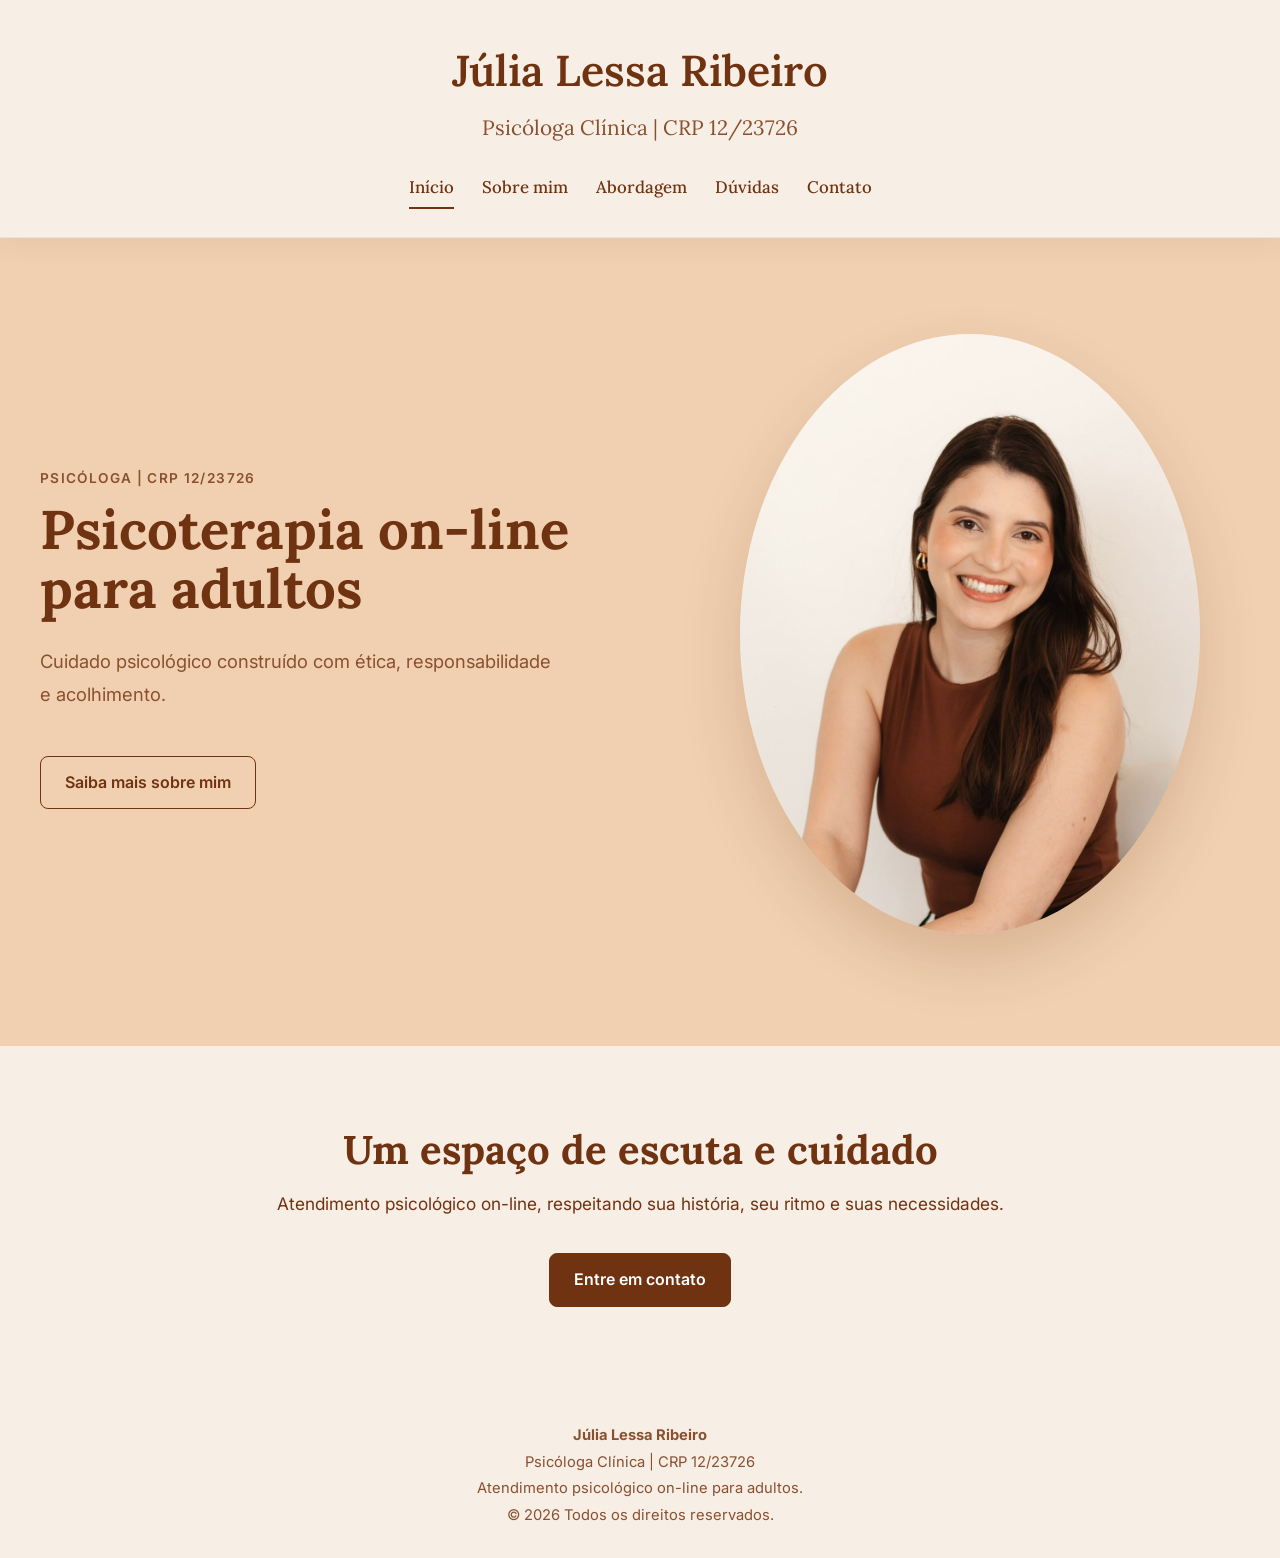
<file: index.html>
<!DOCTYPE html>
<html lang="pt-BR">
<head>
  <meta charset="UTF-8">

  <meta
    name="viewport"
    content="width=device-width, initial-scale=1.0"
  >

  <title>Psicóloga Júlia Lessa Ribeiro | Psicoterapia On-line</title>

  <meta
    name="description"
    content="Psicoterapia on-line para adultos com a psicóloga Júlia Lessa Ribeiro, CRP 12/23726. Atendimento ético, acolhedor e responsável."
  >

  <meta name="author" content="Júlia Lessa Ribeiro">
  <meta name="robots" content="index, follow">
  <meta name="theme-color" content="#f7eee5">

  <meta
    name="google-site-verification"
    content="0hukklWk2qYklghOHtQZVI9mSgjSe2ovI-7qr0GNVT8"
  >
<link rel="canonical" href="https://julialribeiro.com.br/">
  <script type="application/ld+json">
{
  "@context": "https://schema.org",
  "@type": "Person",
  "name": "Júlia Lessa Ribeiro",
  "jobTitle": "Psicóloga",
  "url": "https://julialribeiro.com.br/",
  "image": "https://julialribeiro.com.br/css_imagens/foto1.jpeg",
  "description": "Psicóloga com atendimento de psicoterapia on-line para adultos.",
  "telephone": "+55 48 98802-6468",
  "identifier": {
    "@type": "PropertyValue",
    "propertyID": "CRP",
    "value": "12/23726"
  },
  "sameAs": [
    "https://www.instagram.com/julialribeiro.psi/",
    "https://www.tiktok.com/@julialribeiro.psi"
  ],
  "knowsAbout": [
    "Psicologia",
    "Psicoterapia",
    "Psicoterapia on-line",
    "Saúde Mental",
    "Terapia Cognitivo-Comportamental"
  ]
}
</script>

  <!-- Informações para compartilhamento -->
  <meta property="og:type" content="website">
  <meta property="og:locale" content="pt_BR">

  <meta
    property="og:site_name"
    content="Psicóloga Júlia Lessa Ribeiro"
  >

  <meta
    property="og:title"
    content="Psicóloga Júlia Lessa Ribeiro | Psicoterapia On-line"
  >

  <meta
    property="og:description"
    content="Psicoterapia on-line para adultos, com acolhimento, ética e responsabilidade."
  >

  <meta
    property="og:image"
    content="css_imagens/foto1.jpeg"
  >

  <meta
    property="og:image:alt"
    content="Psicóloga Júlia Lessa Ribeiro"
  >

  <!-- Informações para compartilhamento no X/Twitter -->
  <meta name="twitter:card" content="summary_large_image">

  <meta
    name="twitter:title"
    content="Psicóloga Júlia Lessa Ribeiro | Psicoterapia On-line"
  >

  <meta
    name="twitter:description"
    content="Psicoterapia on-line para adultos, com acolhimento, ética e responsabilidade."
  >

  <meta
    name="twitter:image"
    content="css_imagens/foto1.jpeg"
  >

  <meta
    name="twitter:image:alt"
    content="Psicóloga Júlia Lessa Ribeiro"
  >

  <link
    rel="icon"
    type="image/png"
    href="css_imagens/icone.png"
  >

  <link rel="stylesheet" href="style.css">
  <script src="script.js" defer></script>
</head>

<body>
  <header class="cabecalho">
    <div class="container cabecalho-conteudo">
      <a
        class="marca"
        href="index.html"
        aria-label="Ir para a página inicial"
      >
        <span class="marca-nome">Júlia Lessa Ribeiro</span>

        <span class="marca-descricao">
          Psicóloga Clínica | CRP 12/23726
        </span>
      </a>

      <button
        class="botao-menu"
        type="button"
        aria-label="Abrir menu"
        aria-expanded="false"
        aria-controls="menu-principal"
      >
        <span></span>
        <span></span>
        <span></span>
      </button>

      <nav
        class="navegacao"
        id="menu-principal"
        aria-label="Navegação principal"
      >
        <a
          href="index.html"
          class="ativo"
          aria-current="page"
        >
          Início
        </a>

        <a href="sobre.html">Sobre mim</a>
        <a href="abordagem.html">Abordagem</a>
        <a href="duvidas.html">Dúvidas</a>
        <a href="contato.html">Contato</a>
      </nav>
    </div>
  </header>

  <main>
    <section class="faixa-destaque">
      <div class="container sobre-hero">
        <div class="sobre-texto">
          <p class="etiqueta">
            Psicóloga | CRP 12/23726
          </p>

          <h1>Psicoterapia on-line para adultos</h1>

          <p>
            Cuidado psicológico construído com ética, responsabilidade
            e acolhimento.
          </p>

          <a
            href="sobre.html"
            class="botao botao-secundario"
          >
            Saiba mais sobre mim
          </a>
        </div>

        <figure class="sobre-foto">
          <img
            src="css_imagens/foto1.jpeg"
            alt="Psicóloga Júlia Lessa Ribeiro"
            width="460"
            height="600"
          >
        </figure>
      </div>
    </section>

    <section class="secao chamada-contato">
      <div class="container container-estreito">
        <h2>Um espaço de escuta e cuidado</h2>

        <p>
          Atendimento psicológico on-line, respeitando sua história,
          seu ritmo e suas necessidades.
        </p>

        <a class="botao" href="contato.html">
          Entre em contato
        </a>
      </div>
    </section>
  </main>

  <footer class="rodape">
    <div class="container">
      <p>
        <strong>Júlia Lessa Ribeiro</strong>
      </p>

      <p>Psicóloga Clínica | CRP 12/23726</p>

      <p>
        Atendimento psicológico on-line para adultos.
      </p>

      <p>
        &copy; 2026 Todos os direitos reservados.
      </p>
    </div>
  </footer>
</body>
</html>
</file>
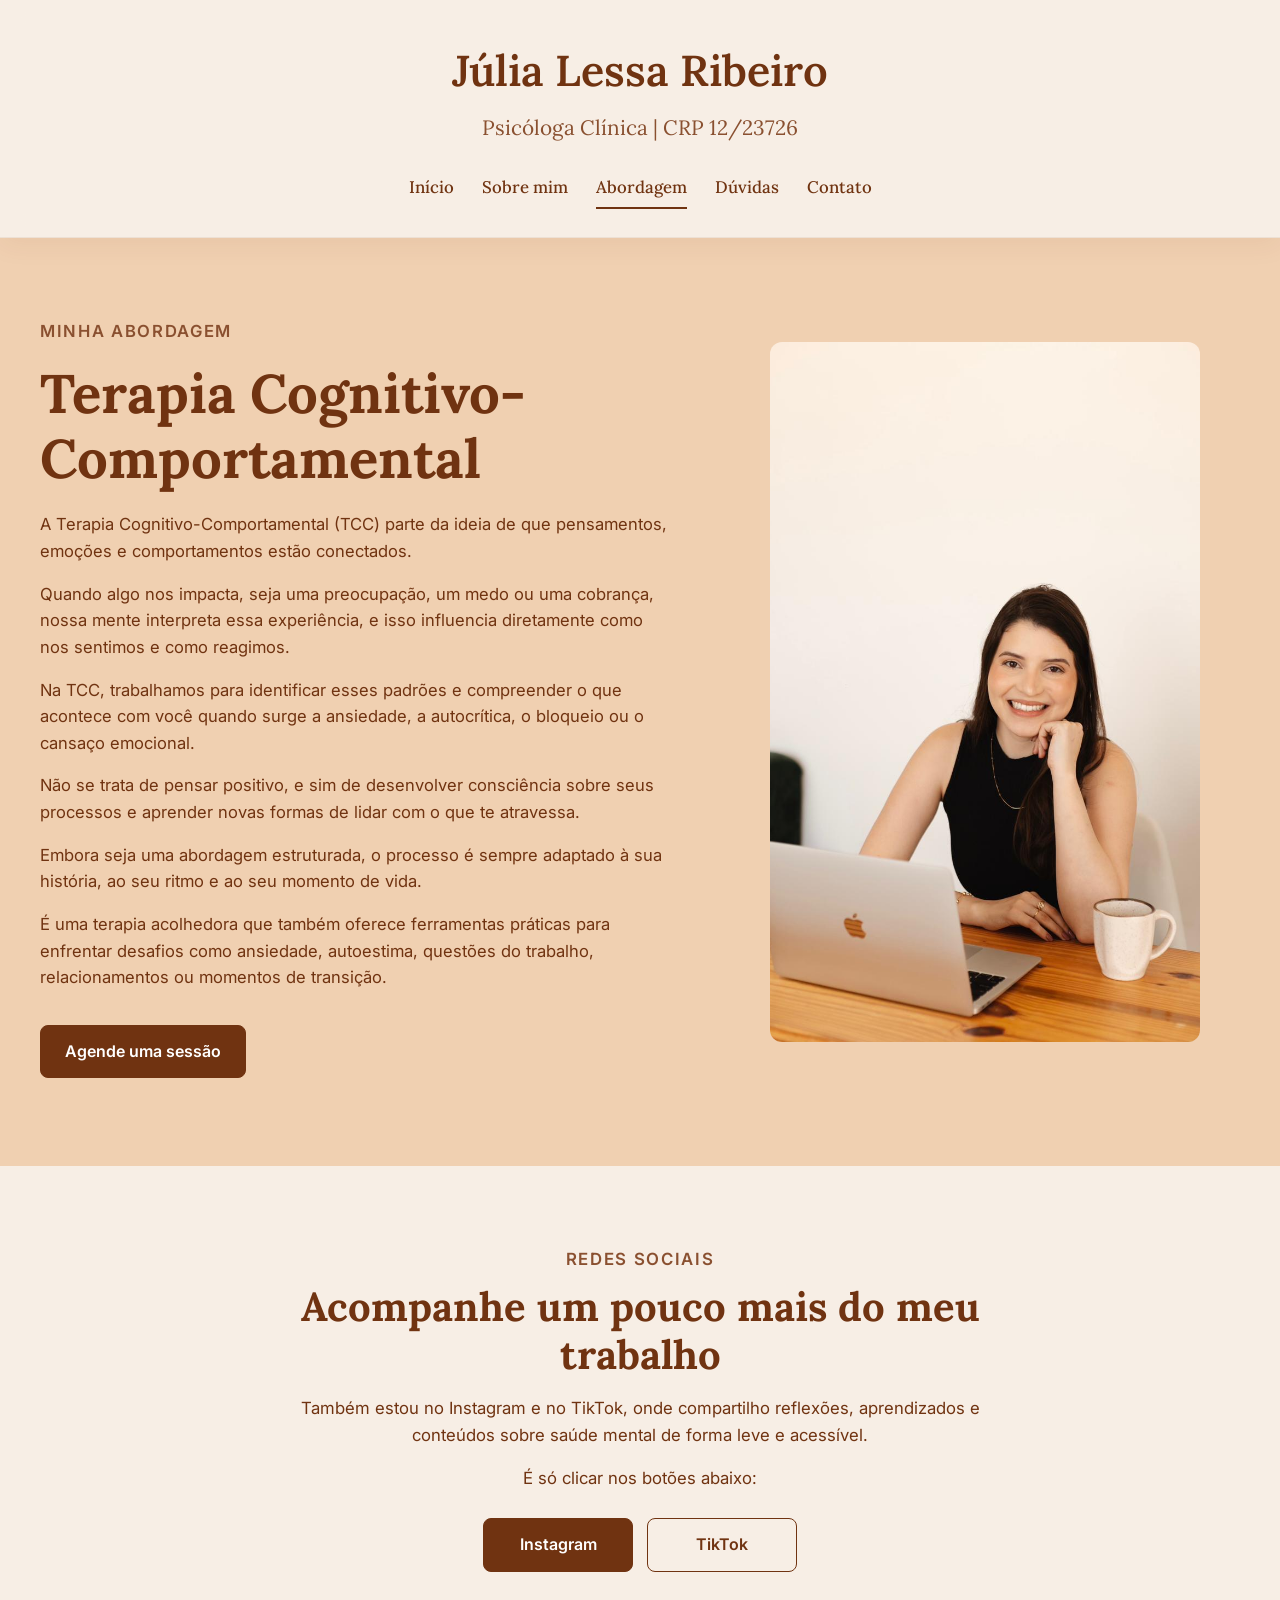
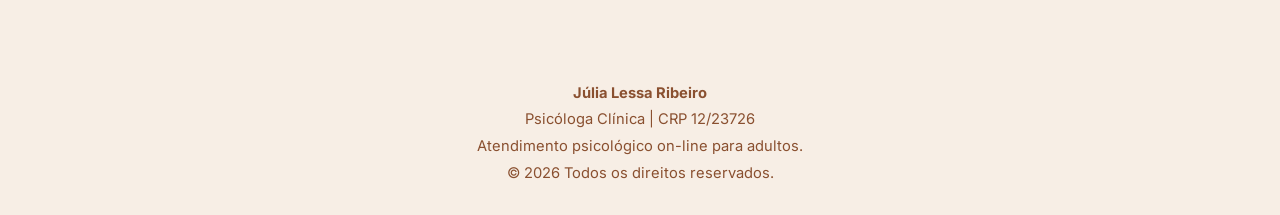
<file: abordagem.html>
<!DOCTYPE html>
<html lang="pt-BR">
<head>
  <meta charset="UTF-8">

  <meta
    name="viewport"
    content="width=device-width, initial-scale=1.0"
  >

  <title>Terapia Cognitivo-Comportamental (TCC) | Psicóloga Júlia Lessa Ribeiro</title>

  <meta
    name="description"
    content="Conheça a Terapia Cognitivo-Comportamental (TCC), abordagem utilizada pela psicóloga Júlia Lessa Ribeiro (CRP 12/23726), com foco no cuidado psicológico, acolhimento e desenvolvimento emocional."
  >

  <meta name="author" content="Júlia Lessa Ribeiro">
  <meta name="robots" content="index, follow">
  <meta name="theme-color" content="#f7eee5">
  <link rel="canonical" href="https://julialribeiro.com.br/abordagem.html">

  <!-- Compartilhamento -->
  <meta property="og:type" content="website">
  <meta property="og:locale" content="pt_BR">

  <meta
    property="og:site_name"
    content="Psicóloga Júlia Lessa Ribeiro"
  >

  <meta
    property="og:title"
    content="Terapia Cognitivo-Comportamental (TCC)"
  >

  <meta
    property="og:description"
    content="Saiba como funciona a Terapia Cognitivo-Comportamental e como ela pode contribuir para o seu desenvolvimento emocional."
  >

  <meta
    property="og:image"
    content="css_imagens/foto3.jpeg"
  >

  <meta
    property="og:image:alt"
    content="Psicóloga Júlia Lessa Ribeiro"
  >

  <!-- Twitter -->
  <meta name="twitter:card" content="summary_large_image">

  <meta
    name="twitter:title"
    content="Terapia Cognitivo-Comportamental (TCC)"
  >

  <meta
    name="twitter:description"
    content="Conheça a abordagem utilizada pela psicóloga Júlia Lessa Ribeiro."
  >

  <meta
    name="twitter:image"
    content="css_imagens/foto3.jpeg"
  >

  <meta
    name="twitter:image:alt"
    content="Psicóloga Júlia Lessa Ribeiro"
  >

  <link
    rel="icon"
    type="image/png"
    href="css_imagens/icone.png"
  >

  <link rel="stylesheet" href="style.css">

  <script src="script.js" defer></script>
</head>

<body class="pagina-abordagem">

  <header class="cabecalho">
    <div class="container cabecalho-conteudo">

      <a
        class="marca"
        href="index.html"
        aria-label="Ir para a página inicial"
      >
        <span class="marca-nome">
          Júlia Lessa Ribeiro
        </span>

        <span class="marca-descricao">
          Psicóloga Clínica | CRP 12/23726
        </span>
      </a>

      <button
        class="botao-menu"
        type="button"
        aria-label="Abrir menu"
        aria-expanded="false"
        aria-controls="menu-principal"
      >
        <span></span>
        <span></span>
        <span></span>
      </button>

      <nav
        class="navegacao"
        id="menu-principal"
        aria-label="Navegação principal"
      >
        <a href="index.html">
          Início
        </a>

        <a href="sobre.html">
          Sobre mim
        </a>

        <a
          href="abordagem.html"
          class="ativo"
          aria-current="page"
        >
          Abordagem
        </a>

        <a href="duvidas.html">
          Dúvidas
        </a>

        <a href="contato.html">
          Contato
        </a>
      </nav>

    </div>
  </header>

  <main>

    <section class="faixa-destaque">

      <div class="container sobre-bloco">

        <article class="sobre-bloco-texto">

          <p class="etiqueta">
            Minha abordagem
          </p>

          <h1>
            Terapia Cognitivo-Comportamental
          </h1>

          <p>
            A Terapia Cognitivo-Comportamental (TCC) parte da
            ideia de que pensamentos, emoções e comportamentos
            estão conectados.
          </p>

          <p>
            Quando algo nos impacta, seja uma preocupação, um
            medo ou uma cobrança, nossa mente interpreta essa
            experiência, e isso influencia diretamente como nos
            sentimos e como reagimos.
          </p>

          <p>
            Na TCC, trabalhamos para identificar esses padrões e
            compreender o que acontece com você quando surge a
            ansiedade, a autocrítica, o bloqueio ou o cansaço
            emocional.
          </p>

          <p>
            Não se trata de pensar positivo, e sim de desenvolver
            consciência sobre seus processos e aprender novas
            formas de lidar com o que te atravessa.
          </p>

          <p>
            Embora seja uma abordagem estruturada, o processo é
            sempre adaptado à sua história, ao seu ritmo e ao seu
            momento de vida.
          </p>

          <p>
            É uma terapia acolhedora que também oferece
            ferramentas práticas para enfrentar desafios como
            ansiedade, autoestima, questões do trabalho,
            relacionamentos ou momentos de transição.
          </p>

          <a
            class="botao"
            href="contato.html"
          >
            Agende uma sessão
          </a>

        </article>

        <figure class="sobre-bloco-foto">

          <img
            src="css_imagens/foto3.jpeg"
            alt="Psicóloga Júlia Lessa Ribeiro"
            width="480"
            height="700"
          >

        </figure>

      </div>

    </section>

    <section class="secao redes-sociais">

      <div class="container container-estreito">

        <p class="etiqueta">
          Redes sociais
        </p>

        <h2>
          Acompanhe um pouco mais do meu trabalho
        </h2>

        <p>
          Também estou no Instagram e no TikTok, onde compartilho
          reflexões, aprendizados e conteúdos sobre saúde mental
          de forma leve e acessível.
        </p>

        <p>
          É só clicar nos botões abaixo:
        </p>

        <div class="botoes-redes">

          <a
            class="botao"
            href="https://www.instagram.com/julialribeiro.psi/"
            target="_blank"
            rel="noopener noreferrer"
            aria-label="Acessar o Instagram da psicóloga Júlia Lessa Ribeiro"
          >
            Instagram
          </a>

          <a
            class="botao botao-secundario"
            href="https://www.tiktok.com/@julialribeiro.psi"
            target="_blank"
            rel="noopener noreferrer"
            aria-label="Acessar o TikTok da psicóloga Júlia Lessa Ribeiro"
          >
            TikTok
          </a>

        </div>

      </div>

    </section>

  </main>

  <footer class="rodape">
    <div class="container">
      <p><strong>Júlia Lessa Ribeiro</strong></p>
      <p>Psicóloga Clínica | CRP 12/23726</p>
      <p>Atendimento psicológico on-line para adultos.</p>
      <p>&copy; 2026 Todos os direitos reservados.</p>
    </div>
  </footer>

</body>
</html>
</file>
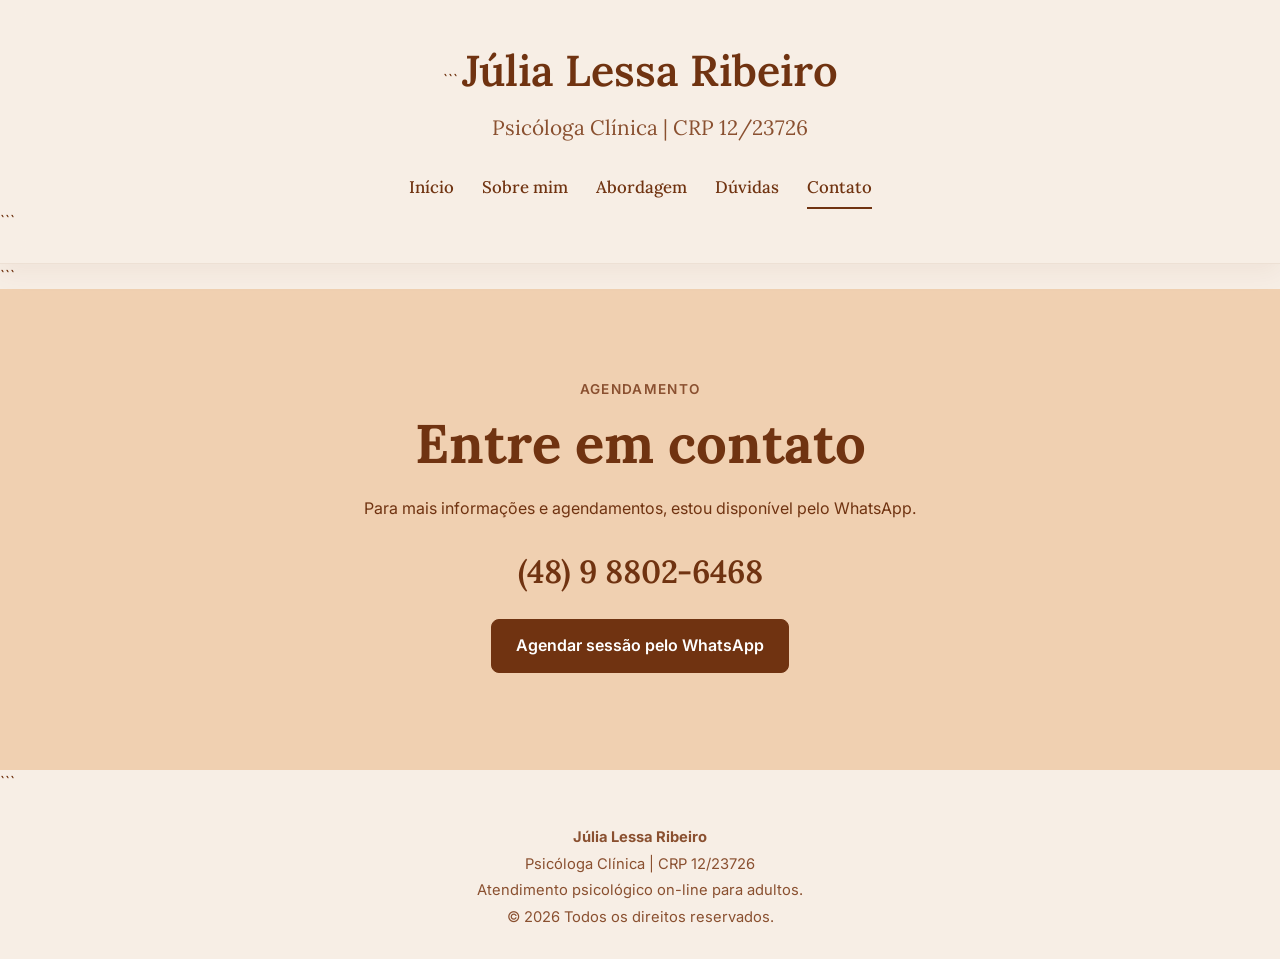
<file: contato.html>
<!DOCTYPE html>

<html lang="pt-BR">
<head>
  <meta charset="UTF-8">

<meta
name="viewport"
content="width=device-width, initial-scale=1.0"

>

  <title>Contato e agendamento | Psicóloga Júlia Lessa Ribeiro</title>

<meta
name="description"
content="Entre em contato com a psicóloga Júlia Lessa Ribeiro pelo WhatsApp para tirar dúvidas e agendar sua sessão de psicoterapia on-line."

>

  <meta name="author" content="Júlia Lessa Ribeiro">
  <meta name="robots" content="index, follow">
  <meta name="theme-color" content="#f7eee5">
  <link rel="canonical" href="https://julialribeiro.com.br/contato.html">

  <!-- Compartilhamento -->

  <meta property="og:type" content="website">
  <meta property="og:locale" content="pt_BR">

<meta
property="og:site_name"
content="Psicóloga Júlia Lessa Ribeiro"

>

<meta
property="og:title"
content="Contato e agendamento"

>

<meta
property="og:description"
content="Fale com a psicóloga Júlia Lessa Ribeiro pelo WhatsApp para informações e agendamento de psicoterapia on-line."

>

<meta
property="og:image"
content="css_imagens/icone.png"

>

<meta
property="og:image:alt"
content="Identidade visual da psicóloga Júlia Lessa Ribeiro"

>

  <!-- Twitter -->

  <meta name="twitter:card" content="summary">

<meta
name="twitter:title"
content="Contato e agendamento"

>

<meta
name="twitter:description"
content="Entre em contato pelo WhatsApp para informações e agendamento de psicoterapia on-line."

>

<meta
name="twitter:image"
content="css_imagens/icone.png"

>

<meta
name="twitter:image:alt"
content="Identidade visual da psicóloga Júlia Lessa Ribeiro"

>

  <link
    rel="icon"
    type="image/png"
    href="css_imagens/icone.png"
  >

  <link rel="stylesheet" href="style.css">

  <script src="script.js" defer></script>

</head>

<body class="pagina-contato">

  <header class="cabecalho">
    <div class="container cabecalho-conteudo">

```
  <a
    class="marca"
    href="index.html"
    aria-label="Ir para a página inicial"
  >
    <span class="marca-nome">
      Júlia Lessa Ribeiro
    </span>

    <span class="marca-descricao">
      Psicóloga Clínica | CRP 12/23726
    </span>
  </a>

  <button
    class="botao-menu"
    type="button"
    aria-label="Abrir menu"
    aria-expanded="false"
    aria-controls="menu-principal"
  >
    <span></span>
    <span></span>
    <span></span>
  </button>

  <nav
    class="navegacao"
    id="menu-principal"
    aria-label="Navegação principal"
  >
    <a href="index.html">
      Início
    </a>

    <a href="sobre.html">
      Sobre mim
    </a>

    <a href="abordagem.html">
      Abordagem
    </a>

    <a href="duvidas.html">
      Dúvidas
    </a>

    <a
      href="contato.html"
      class="ativo"
      aria-current="page"
    >
      Contato
    </a>
  </nav>

</div>
```

  </header>

  <main>

```
<section class="faixa-destaque">

  <div class="container container-estreito contato-container">

    <p class="etiqueta">
      Agendamento
    </p>

    <h1>
      Entre em contato
    </h1>

    <p>
      Para mais informações e agendamentos, estou disponível
      pelo WhatsApp.
    </p>

    <p class="telefone">
      <a
        href="tel:+5548988026468"
        aria-label="Ligar para o número 48 98802-6468"
      >
        (48) 9 8802-6468
      </a>
    </p>

    <a
      class="botao"
      href="https://wa.me/5548988026468"
      target="_blank"
      rel="noopener noreferrer"
      aria-label="Agendar uma sessão pelo WhatsApp"
    >
      Agendar sessão pelo WhatsApp
    </a>

  </div>

</section>
```

  </main>

  <footer class="rodape">
    <div class="container">
      <p><strong>Júlia Lessa Ribeiro</strong></p>
      <p>Psicóloga Clínica | CRP 12/23726</p>
      <p>Atendimento psicológico on-line para adultos.</p>
      <p>&copy; 2026 Todos os direitos reservados.</p>
    </div>
  </footer>

</body>
</html>
</file>
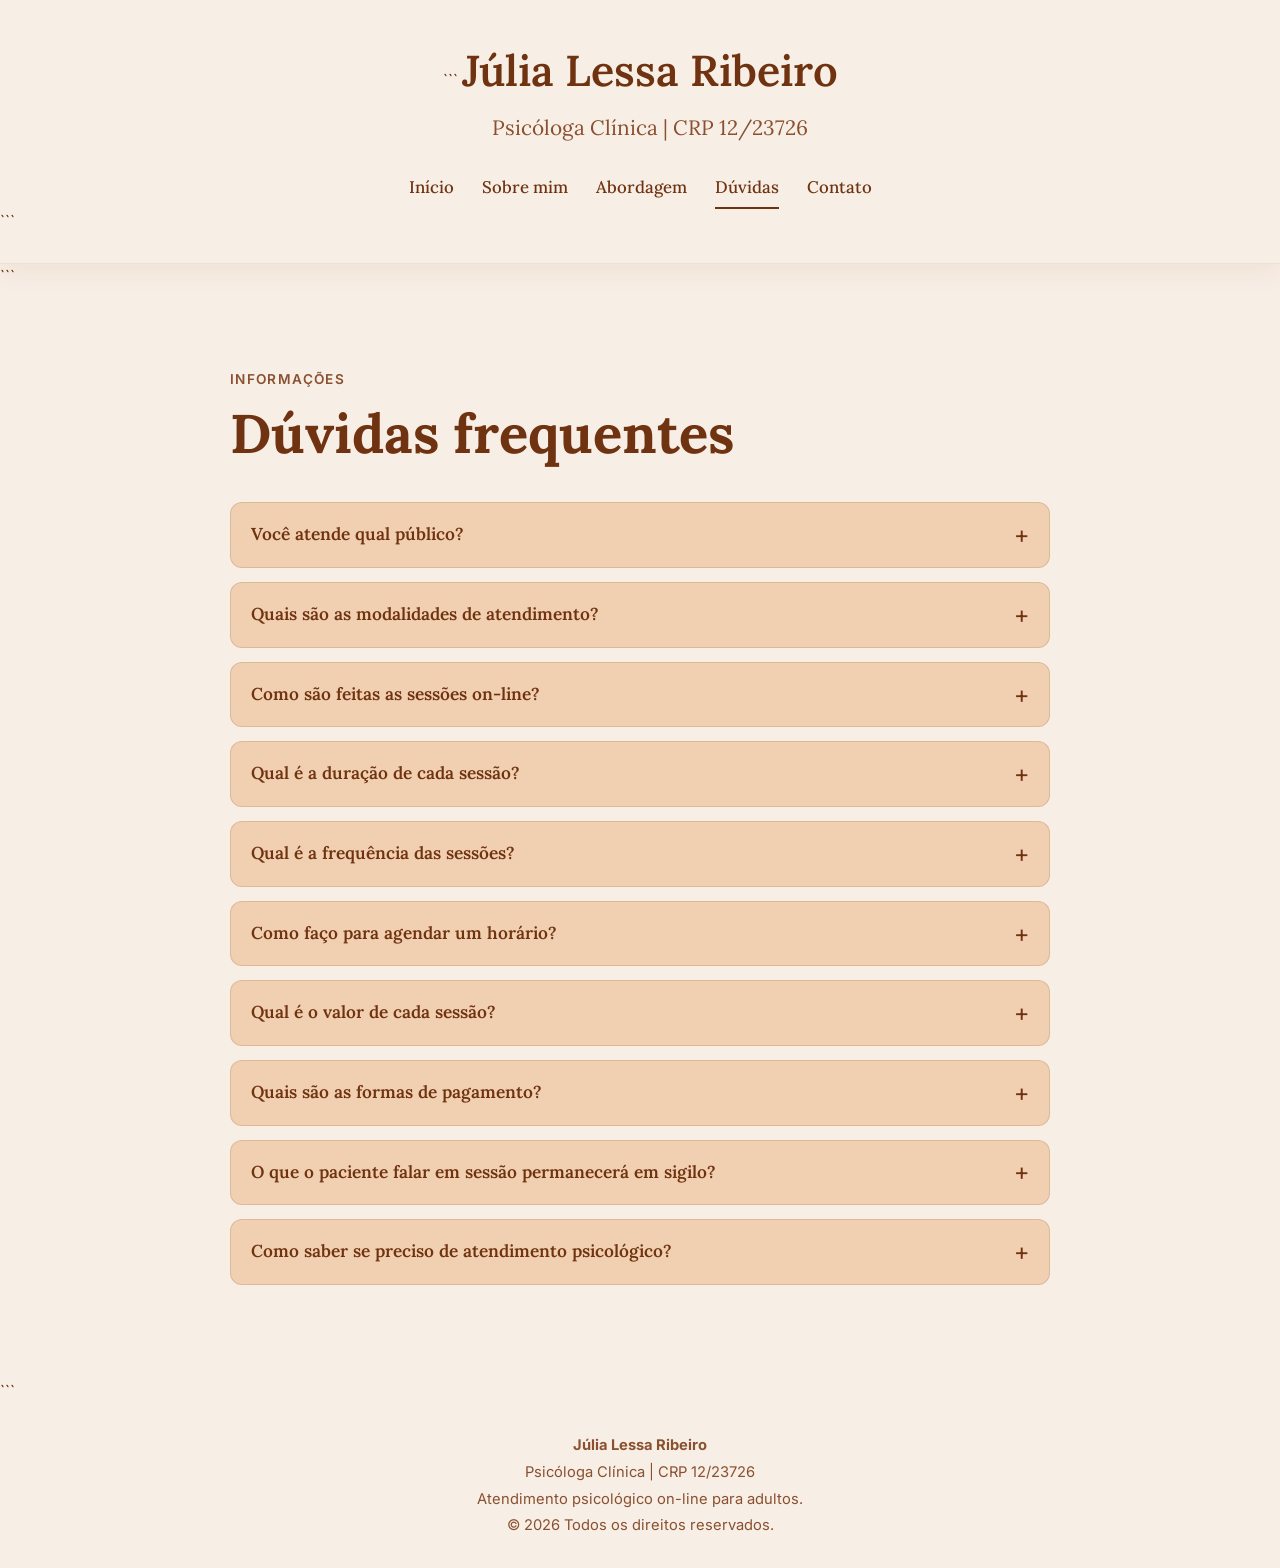
<file: duvidas.html>
<!DOCTYPE html>

<html lang="pt-BR">
<head>
  <meta charset="UTF-8">

<meta
name="viewport"
content="width=device-width, initial-scale=1.0"

>

  <title>Dúvidas sobre psicoterapia on-line | Psicóloga Júlia Lessa Ribeiro</title>

<meta
name="description"
content="Confira respostas para dúvidas frequentes sobre psicoterapia on-line, duração e frequência das sessões, pagamentos, sigilo profissional e agendamentos com a psicóloga Júlia Lessa Ribeiro."

>

  <meta name="author" content="Júlia Lessa Ribeiro">
  <meta name="robots" content="index, follow">
  <meta name="theme-color" content="#f7eee5">
  <link rel="canonical" href="https://julialribeiro.com.br/duvidas.html">

  <!-- Compartilhamento -->

  <meta property="og:type" content="website">
  <meta property="og:locale" content="pt_BR">

<meta
property="og:site_name"
content="Psicóloga Júlia Lessa Ribeiro"

>

<meta
property="og:title"
content="Dúvidas sobre psicoterapia on-line"

>

<meta
property="og:description"
content="Veja respostas sobre sessões on-line, frequência, duração, pagamentos, sigilo profissional e agendamentos."

>

<meta
property="og:image"
content="css_imagens/icone.png"

>

<meta
property="og:image:alt"
content="Identidade visual da psicóloga Júlia Lessa Ribeiro"

>

  <!-- Twitter -->

  <meta name="twitter:card" content="summary">

<meta
name="twitter:title"
content="Dúvidas sobre psicoterapia on-line"

>

<meta
name="twitter:description"
content="Respostas para dúvidas frequentes sobre o atendimento psicológico on-line."

>

<meta
name="twitter:image"
content="css_imagens/icone.png"

>

<meta
name="twitter:image:alt"
content="Identidade visual da psicóloga Júlia Lessa Ribeiro"

>

  <link
    rel="icon"
    type="image/png"
    href="css_imagens/icone.png"
  >

  <link rel="stylesheet" href="style.css">

  <script src="script.js" defer></script>

</head>

<body class="pagina-duvidas">

  <header class="cabecalho">
    <div class="container cabecalho-conteudo">

```
  <a
    class="marca"
    href="index.html"
    aria-label="Ir para a página inicial"
  >
    <span class="marca-nome">
      Júlia Lessa Ribeiro
    </span>

    <span class="marca-descricao">
      Psicóloga Clínica | CRP 12/23726
    </span>
  </a>

  <button
    class="botao-menu"
    type="button"
    aria-label="Abrir menu"
    aria-expanded="false"
    aria-controls="menu-principal"
  >
    <span></span>
    <span></span>
    <span></span>
  </button>

  <nav
    class="navegacao"
    id="menu-principal"
    aria-label="Navegação principal"
  >
    <a href="index.html">
      Início
    </a>

    <a href="sobre.html">
      Sobre mim
    </a>

    <a href="abordagem.html">
      Abordagem
    </a>

    <a
      href="duvidas.html"
      class="ativo"
      aria-current="page"
    >
      Dúvidas
    </a>

    <a href="contato.html">
      Contato
    </a>
  </nav>

</div>
```

  </header>

  <main>

```
<section class="secao">

  <div class="container container-estreito">

    <p class="etiqueta">
      Informações
    </p>

    <h1>
      Dúvidas frequentes
    </h1>

    <div class="faq">

      <details>
        <summary>
          Você atende qual público?
        </summary>

        <p>
          Atendo pessoas a partir dos 18 anos, com experiência
          predominante no cuidado psicológico de mulheres.
        </p>
      </details>

      <details>
        <summary>
          Quais são as modalidades de atendimento?
        </summary>

        <p>
          Atendo exclusivamente on-line, o que me permite
          atender pessoas em diferentes localidades.
        </p>
      </details>

      <details>
        <summary>
          Como são feitas as sessões on-line?
        </summary>

        <p>
          As sessões são realizadas pelo Google Meet. Antes de
          cada encontro, envio o link da sessão. Para participar,
          basta ter internet estável, um dispositivo com câmera
          e microfone e um ambiente reservado.
        </p>
      </details>

      <details>
        <summary>
          Qual é a duração de cada sessão?
        </summary>

        <p>
          As sessões duram entre 50 minutos e 1 hora.
        </p>
      </details>

      <details>
        <summary>
          Qual é a frequência das sessões?
        </summary>

        <p>
          A frequência recomendada é semanal, principalmente
          no início do processo. Em alguns casos, é possível
          realizar sessões quinzenais.
        </p>
      </details>

      <details>
        <summary>
          Como faço para agendar um horário?
        </summary>

        <p>
          Os agendamentos são feitos pelo WhatsApp, no número
          <a
            href="https://wa.me/5548988026468"
            target="_blank"
            rel="noopener noreferrer"
            aria-label="Agendar uma sessão pelo WhatsApp"
          >
            +55 (48) 9 8802-6468
          </a>,
          ou pelo link disponível na página de contato.
        </p>
      </details>

      <details>
        <summary>
          Qual é o valor de cada sessão?
        </summary>

        <p>
          O valor é informado no contato inicial, junto com as
          orientações sobre o funcionamento do processo
          terapêutico.
        </p>
      </details>

      <details>
        <summary>
          Quais são as formas de pagamento?
        </summary>

        <p>
          O pagamento é realizado via PIX antes de cada sessão.
          As informações são enviadas no momento do
          agendamento.
        </p>
      </details>

      <details>
        <summary>
          O que o paciente falar em sessão permanecerá em sigilo?
        </summary>

        <p>
          Sim. Todo o conteúdo discutido em sessão é protegido
          pelo sigilo profissional, conforme o Código de Ética
          da Psicologia, exceto em situações previstas por lei
          que envolvam risco à vida.
        </p>
      </details>

      <details>
        <summary>
          Como saber se preciso de atendimento psicológico?
        </summary>

        <p>
          A psicoterapia pode ajudar quando algo causa
          sofrimento, impacto na rotina ou dificuldade para
          lidar com situações do dia a dia. Não é necessário
          chegar ao limite para buscar ajuda: a terapia também
          é um espaço de prevenção, autoconhecimento e cuidado
          contínuo.
        </p>
      </details>

    </div>

  </div>

</section>
```

  </main>

  <footer class="rodape">
    <div class="container">
      <p><strong>Júlia Lessa Ribeiro</strong></p>
      <p>Psicóloga Clínica | CRP 12/23726</p>
      <p>Atendimento psicológico on-line para adultos.</p>
      <p>&copy; 2026 Todos os direitos reservados.</p>
    </div>
  </footer>

</body>
</html>
</file>
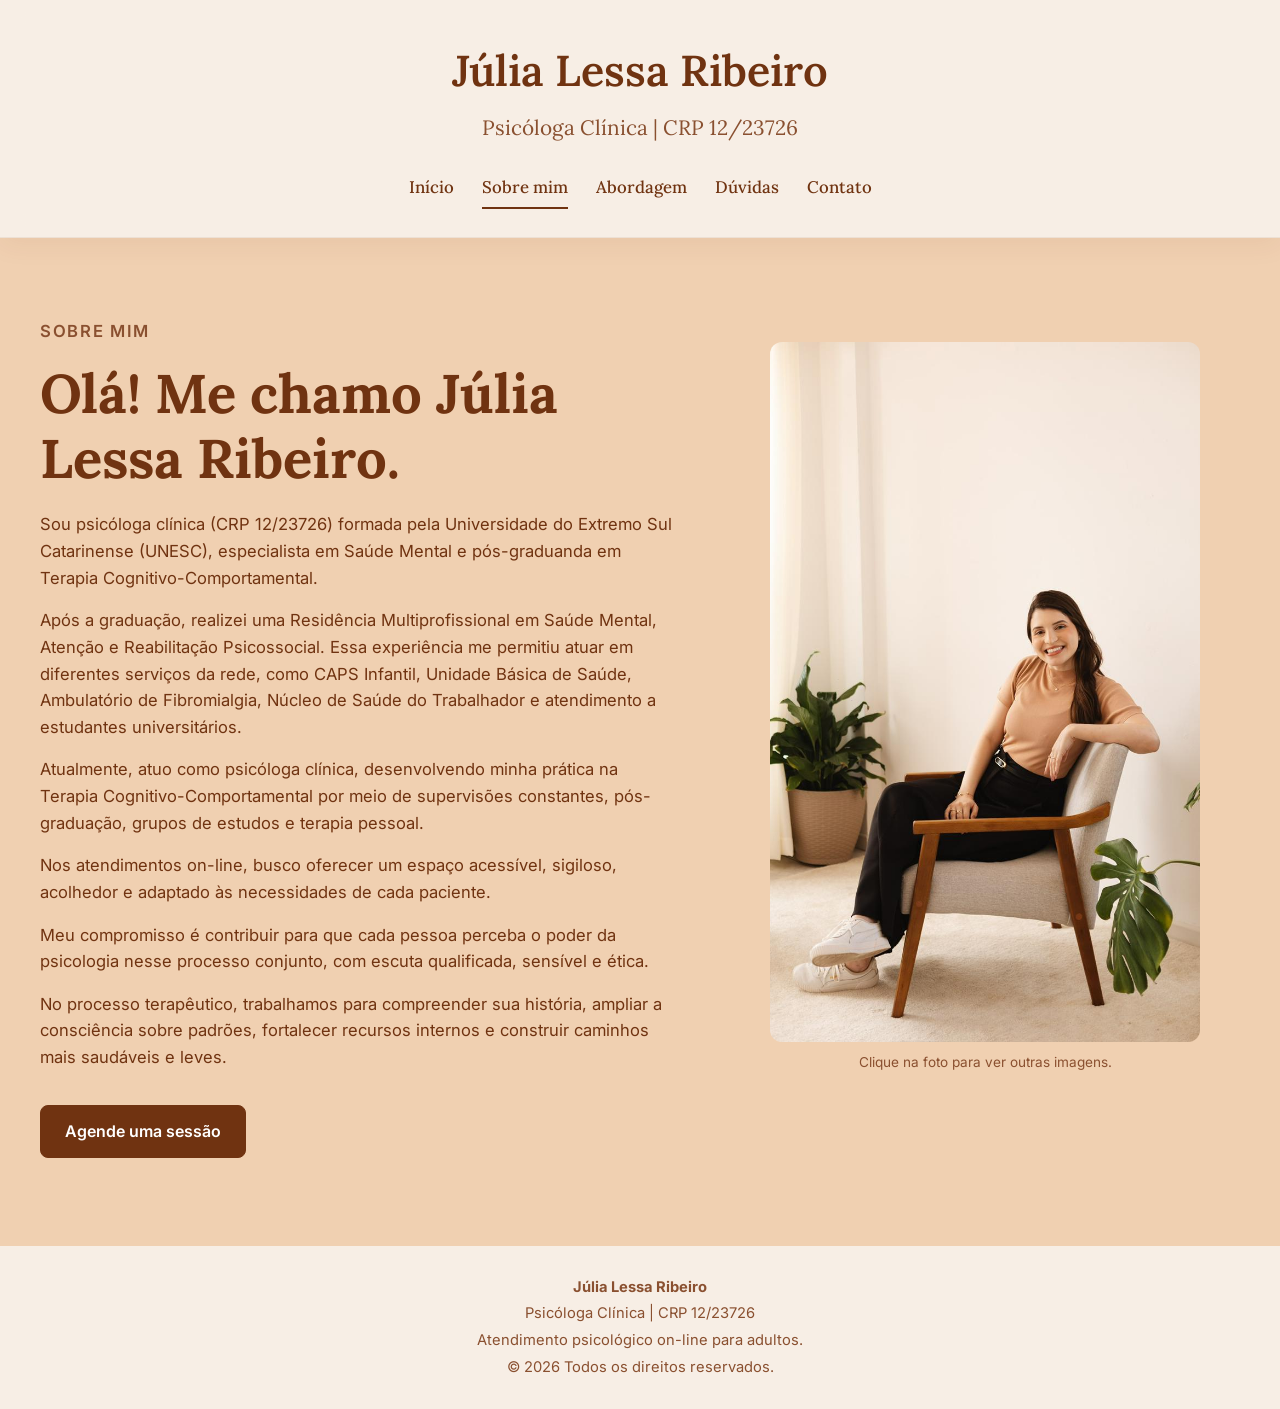
<file: sobre.html>
<!DOCTYPE html>
<html lang="pt-BR">
<head>
  <meta charset="UTF-8">

  <meta
    name="viewport"
    content="width=device-width, initial-scale=1.0"
  >

  <title>Sobre a Psicóloga Júlia Lessa Ribeiro</title>

  <meta
    name="description"
    content="Conheça a formação, experiência e atuação profissional da psicóloga Júlia Lessa Ribeiro (CRP 12/23726), especialista em Saúde Mental e pós-graduanda em Terapia Cognitivo-Comportamental."
  >

  <meta name="author" content="Júlia Lessa Ribeiro">
  <meta name="robots" content="index, follow">
  <meta name="theme-color" content="#f7eee5">
  <link rel="canonical" href="https://julialribeiro.com.br/sobre.html">

  <!-- Compartilhamento -->
  <meta property="og:type" content="website">
  <meta property="og:locale" content="pt_BR">

  <meta
    property="og:site_name"
    content="Psicóloga Júlia Lessa Ribeiro"
  >

  <meta
    property="og:title"
    content="Sobre a Psicóloga Júlia Lessa Ribeiro"
  >

  <meta
    property="og:description"
    content="Conheça a formação, experiência e atuação da psicóloga Júlia Lessa Ribeiro."
  >

  <meta
    property="og:image"
    content="css_imagens/foto2.jpeg"
  >

  <meta
    property="og:image:alt"
    content="Psicóloga Júlia Lessa Ribeiro"
  >

  <!-- Twitter -->
  <meta name="twitter:card" content="summary_large_image">

  <meta
    name="twitter:title"
    content="Sobre a Psicóloga Júlia Lessa Ribeiro"
  >

  <meta
    name="twitter:description"
    content="Conheça a formação e experiência profissional da psicóloga Júlia Lessa Ribeiro."
  >

  <meta
    name="twitter:image"
    content="css_imagens/foto2.jpeg"
  >

  <meta
    name="twitter:image:alt"
    content="Psicóloga Júlia Lessa Ribeiro"
  >

  <link rel="icon" type="image/png" href="css_imagens/icone.png">
  <link rel="stylesheet" href="style.css">
  <script src="script.js" defer></script>
</head>

<body class="pagina-sobre">
  <header class="cabecalho">
    <div class="container cabecalho-conteudo">
      <a class="marca" href="index.html" aria-label="Ir para a página inicial">
        <span class="marca-nome">Júlia Lessa Ribeiro</span>
        <span class="marca-descricao">Psicóloga Clínica | CRP 12/23726</span>
      </a>

      <button
        class="botao-menu"
        type="button"
        aria-label="Abrir menu"
        aria-expanded="false"
        aria-controls="menu-principal"
      >
        <span></span>
        <span></span>
        <span></span>
      </button>

      <nav
        class="navegacao"
        id="menu-principal"
        aria-label="Navegação principal"
      >
        <a href="index.html">Início</a>
        <a href="sobre.html" class="ativo" aria-current="page">Sobre mim</a>
        <a href="abordagem.html">Abordagem</a>
        <a href="duvidas.html">Dúvidas</a>
        <a href="contato.html">Contato</a>
      </nav>
    </div>
  </header>

  <main>
    <section class="faixa-destaque">
      <div class="container sobre-bloco">
        <article class="sobre-bloco-texto">
          <p class="etiqueta">Sobre mim</p>

          <h1>Olá! Me chamo Júlia Lessa Ribeiro.</h1>

          <p>
            Sou psicóloga clínica (CRP 12/23726) formada pela Universidade do
            Extremo Sul Catarinense (UNESC), especialista em Saúde Mental e
            pós-graduanda em Terapia Cognitivo-Comportamental.
          </p>

          <p>
            Após a graduação, realizei uma Residência Multiprofissional em
            Saúde Mental, Atenção e Reabilitação Psicossocial. Essa experiência
            me permitiu atuar em diferentes serviços da rede, como CAPS
            Infantil, Unidade Básica de Saúde, Ambulatório de Fibromialgia,
            Núcleo de Saúde do Trabalhador e atendimento a estudantes
            universitários.
          </p>

          <p>
            Atualmente, atuo como psicóloga clínica, desenvolvendo minha prática
            na Terapia Cognitivo-Comportamental por meio de supervisões
            constantes, pós-graduação, grupos de estudos e terapia pessoal.
          </p>

          <p>
            Nos atendimentos on-line, busco oferecer um espaço acessível,
            sigiloso, acolhedor e adaptado às necessidades de cada paciente.
          </p>

          <p>
            Meu compromisso é contribuir para que cada pessoa perceba o poder da
            psicologia nesse processo conjunto, com escuta qualificada,
            sensível e ética.
          </p>

          <p>
            No processo terapêutico, trabalhamos para compreender sua história,
            ampliar a consciência sobre padrões, fortalecer recursos internos e
            construir caminhos mais saudáveis e leves.
          </p>

          <a class="botao" href="contato.html">
            Agende uma sessão
          </a>
        </article>

        <figure class="sobre-bloco-foto">
          <img
            src="css_imagens/foto2.jpeg"
            id="fotoTroca"
            alt="Psicóloga Júlia Lessa Ribeiro"
            width="480"
            height="700"
          >

          <figcaption>
            Clique na foto para ver outras imagens.
          </figcaption>
        </figure>
      </div>
    </section>
  </main>

  <footer class="rodape">
    <div class="container">
      <p><strong>Júlia Lessa Ribeiro</strong></p>
      <p>Psicóloga Clínica | CRP 12/23726</p>
      <p>Atendimento psicológico on-line para adultos.</p>
      <p>&copy; 2026 Todos os direitos reservados.</p>
    </div>
  </footer>
</body>
</html>
</file>
<file: style.css>
@import url("https://fonts.googleapis.com/css2?family=Inter:wght@300;400;500;600&family=Lora:wght@400;500;600&display=swap");

/* =========================================================
   Variáveis
========================================================= */

:root {
  --cor-fundo: #f7eee5;
  --cor-destaque-suave: #f0d0b1;
  --cor-texto: #703311;
  --cor-texto-hover: #5b280e;
  --cor-texto-suave: #8a5030;
  --cor-branca: #ffffff;

  --largura-maxima: 1200px;
  --largura-texto: 820px;
  --espacamento-lateral: 24px;

  --raio: 12px;
  --altura-cabecalho: 110px;
}

/* =========================================================
   Normalização e estilos gerais
========================================================= */

*,
*::before,
*::after {
  box-sizing: border-box;
}

html {
  scroll-behavior: smooth;
  scroll-padding-top: var(--altura-cabecalho);
}

body {
  margin: 0;
  min-height: 100vh;
  font-family: "Inter", sans-serif;
  color: var(--cor-texto);
  background: var(--cor-fundo);
  line-height: 1.6;
}

main {
  display: block;
}

section {
  scroll-margin-top: var(--altura-cabecalho);
}

img {
  display: block;
  max-width: 100%;
}

a {
  color: inherit;
}

button,
input,
textarea,
select {
  font: inherit;
}

figure,
h1,
h2,
h3,
p {
  margin-top: 0;
}

h1,
h2,
h3 {
  font-family: "Lora", serif;
  line-height: 1.2;
}

h1 {
  margin-bottom: 20px;
  font-size: clamp(2rem, 5vw, 3.4rem);
}

h2 {
  margin-bottom: 16px;
  font-size: clamp(1.7rem, 4vw, 2.5rem);
}

::selection {
  color: var(--cor-texto);
  background: rgba(112, 51, 17, 0.18);
}

/* =========================================================
   Estrutura
========================================================= */

.container {
  width: min(
    100% - (var(--espacamento-lateral) * 2),
    var(--largura-maxima)
  );
  margin-inline: auto;
}

.container-estreito {
  max-width: var(--largura-texto);
}

.faixa-destaque {
  padding: 80px 0;
  overflow: hidden;
  background: var(--cor-destaque-suave);
}

.secao {
  padding: 80px 0;
}

.etiqueta {
  margin-bottom: 10px;
  font-size: 0.85rem;
  font-weight: 600;
  letter-spacing: 0.1em;
  color: var(--cor-texto-suave);
  text-transform: uppercase;
}

/* =========================================================
   Cabeçalho
========================================================= */

.cabecalho {
  position: sticky;
  top: 0;
  z-index: 1000;
  padding: 36px 0 28px;
  border-bottom: 1px solid rgba(112, 51, 17, 0.08);
  background: rgba(247, 238, 229, 0.94);
  box-shadow: 0 8px 24px rgba(112, 51, 17, 0.06);
  backdrop-filter: blur(12px);
  -webkit-backdrop-filter: blur(12px);
}

.cabecalho-conteudo {
  text-align: center;
}

.marca {
  display: inline-flex;
  flex-direction: column;
  text-decoration: none;
}

.marca-nome {
  font-family: "Lora", serif;
  font-size: clamp(2rem, 5vw, 2.7rem);
  font-weight: 600;
}

.marca-descricao {
  margin-top: 6px;
  font-family: "Lora", serif;
  font-size: clamp(1rem, 2.5vw, 1.3rem);
  color: var(--cor-texto-suave);
}

/* =========================================================
   Navegação
========================================================= */

.navegacao {
  display: flex;
  justify-content: center;
  flex-wrap: wrap;
  gap: 10px 28px;
  margin-top: 24px;
}

.navegacao a {
  padding: 6px 0;
  border-bottom: 2px solid transparent;
  font-family: "Lora", serif;
  font-size: 1.05rem;
  font-weight: 500;
  text-decoration: none;
  transition:
    color 0.25s ease,
    border-color 0.25s ease,
    background-color 0.25s ease;
}

.navegacao a:hover,
.navegacao a:focus-visible {
  color: var(--cor-texto-hover);
  border-bottom-color: rgba(112, 51, 17, 0.55);
}

.navegacao a.ativo {
  border-bottom-color: var(--cor-texto);
}

/* =========================================================
   Botão do menu
========================================================= */

.botao-menu {
  display: none;
  width: 46px;
  height: 42px;
  margin: 22px auto 0;
  padding: 9px;
  border: 1px solid rgba(112, 51, 17, 0.3);
  border-radius: 8px;
  background: transparent;
  cursor: pointer;
}

.botao-menu span {
  display: block;
  width: 100%;
  height: 2px;
  margin: 5px 0;
  border-radius: 2px;
  background: var(--cor-texto);
  transition:
    transform 0.25s ease,
    opacity 0.25s ease;
}

.botao-menu.ativo span:nth-child(1) {
  transform: translateY(7px) rotate(45deg);
}

.botao-menu.ativo span:nth-child(2) {
  opacity: 0;
}

.botao-menu.ativo span:nth-child(3) {
  transform: translateY(-7px) rotate(-45deg);
}

/* =========================================================
   Página inicial
========================================================= */

.sobre-hero,
.sobre-bloco {
  display: flex;
  align-items: center;
  justify-content: space-between;
  gap: 56px;
}

.sobre-hero {
  min-height: 72vh;
  gap: 80px;
}

.sobre-texto {
  flex: 1 1 460px;
  max-width: 570px;
}

.sobre-texto h1 {
  margin-bottom: 26px;
  line-height: 1.1;
}

.sobre-texto > p:not(.etiqueta) {
  max-width: 520px;
  margin-bottom: 26px;
  font-size: 1.15rem;
  line-height: 1.8;
  color: var(--cor-texto-suave);
}

.sobre-foto {
  display: flex;
  flex: 0 1 460px;
  justify-content: center;
}

.sobre-foto img {
  width: min(100%, 500px);
  aspect-ratio: 23 / 30;
  object-fit: cover;
  border-radius: 50%;
  box-shadow: 0 28px 60px rgba(112, 51, 17, 0.18);
}

/* =========================================================
   Páginas Sobre e Abordagem
========================================================= */

.sobre-bloco {
  align-items: flex-start;
}

.sobre-bloco-texto {
  flex: 1 1 560px;
}

.sobre-bloco-texto p {
  margin-bottom: 16px;
  font-size: 1.04rem;
}

.sobre-bloco-foto {
  position: sticky;
  top: 24px;
  flex: 0 1 430px;
}

.sobre-bloco-foto img {
  width: 100%;
  aspect-ratio: 24 / 35;
  object-fit: cover;
  border-radius: var(--raio);
  cursor: pointer;
}

.sobre-bloco-foto figcaption {
  margin-top: 10px;
  font-size: 0.85rem;
  text-align: center;
  color: var(--cor-texto-suave);
}

/* =========================================================
   Botões
========================================================= */

.botao {
  position: relative;
  display: inline-block;
  margin-top: 18px;
  padding: 13px 24px;
  overflow: hidden;
  border: 1px solid var(--cor-texto);
  border-radius: 8px;
  color: var(--cor-branca);
  background: var(--cor-texto);
  font-weight: 600;
  text-decoration: none;
  transition:
    transform 0.25s ease,
    background-color 0.25s ease,
    color 0.25s ease,
    box-shadow 0.25s ease;
}

.botao::before {
  content: "";
  position: absolute;
  top: 0;
  left: -120%;
  width: 60%;
  height: 100%;
  pointer-events: none;
  background: linear-gradient(
    120deg,
    transparent,
    rgba(255, 255, 255, 0.35),
    transparent
  );
  transition: left 0.6s ease;
}

.botao:hover,
.botao:focus-visible {
  color: var(--cor-branca);
  background: var(--cor-texto-hover);
  box-shadow: 0 10px 24px rgba(112, 51, 17, 0.2);
  transform: translateY(-2px);
}

.botao:hover::before,
.botao:focus-visible::before {
  left: 160%;
}

.botao:active {
  transform: scale(0.98);
}

.botao-secundario {
  color: var(--cor-texto);
  background: transparent;
}

.botao-secundario:hover,
.botao-secundario:focus-visible {
  color: var(--cor-branca);
  background: var(--cor-texto);
}

/* =========================================================
   Chamada de contato
========================================================= */

.chamada-contato {
  text-align: center;
}

.chamada-contato p {
  font-size: 1.08rem;
}

/* =========================================================
   Dúvidas frequentes
========================================================= */

.faq {
  margin-top: 36px;
  text-align: left;
}

.faq details {
  margin-bottom: 14px;
  padding: 0 20px;
  border: 1px solid rgba(112, 51, 17, 0.15);
  border-radius: var(--raio);
  background: var(--cor-destaque-suave);
}

.faq summary {
  position: relative;
  padding: 18px 34px 18px 0;
  list-style: none;
  cursor: pointer;
  font-family: "Lora", serif;
  font-size: 1.08rem;
  font-weight: 600;
}

.faq summary::-webkit-details-marker {
  display: none;
}

.faq summary::after {
  content: "+";
  position: absolute;
  top: 50%;
  right: 0;
  font-family: "Inter", sans-serif;
  font-size: 1.5rem;
  font-weight: 400;
  transform: translateY(-50%);
}

.faq details[open] summary::after {
  content: "−";
}

.faq details p {
  margin-bottom: 18px;
}

/* =========================================================
   Página de contato
========================================================= */

.contato-container {
  padding-block: 10px;
  text-align: center;
}

.telefone {
  margin: 24px 0 4px;
  font-family: "Lora", serif;
  font-size: clamp(1.4rem, 4vw, 2rem);
  font-weight: 600;
}

.telefone a {
  text-decoration: none;
}

.telefone a:hover,
.telefone a:focus-visible {
  text-decoration: underline;
}

/* =========================================================
   Redes sociais
========================================================= */

.redes-sociais {
  text-align: center;
}

.redes-sociais p {
  max-width: 720px;
  margin-right: auto;
  margin-left: auto;
  font-size: 1.05rem;
}

.botoes-redes {
  display: flex;
  justify-content: center;
  flex-wrap: wrap;
  gap: 14px;
  margin-top: 26px;
}

.botoes-redes .botao {
  min-width: 150px;
  margin-top: 0;
}

/* =========================================================
   Rodapé
========================================================= */

.rodape {
  padding: 30px 0;
  text-align: center;
  color: var(--cor-texto-suave);
}

.rodape p {
  margin: 0;
  font-size: 0.92rem;
}

.rodape p + p {
  margin-top: 3px;
}

/* =========================================================
   Acessibilidade
========================================================= */

:focus-visible {
  outline: 3px solid rgba(112, 51, 17, 0.45);
  outline-offset: 4px;
}

/* =========================================================
   Animações
========================================================= */

.animacao-entrada {
  opacity: 0;
  transform: translateY(28px);
  transition:
    opacity 0.7s ease,
    transform 0.7s ease;
}

.animacao-entrada.visivel {
  opacity: 1;
  transform: translateY(0);
}

.sobre-foto img,
.sobre-bloco-foto img {
  transition:
    opacity 0.2s ease,
    transform 0.35s ease,
    box-shadow 0.35s ease;
}

.sobre-foto img:hover,
.sobre-bloco-foto img:hover {
  box-shadow: 0 22px 50px rgba(112, 51, 17, 0.24);
  transform: translateY(-5px);
}

/* =========================================================
   Tablet
========================================================= */

@media (max-width: 860px) {
  .faixa-destaque,
  .secao {
    padding: 56px 0;
  }

  .sobre-hero,
  .sobre-bloco {
    flex-direction: column;
  }

  .sobre-texto,
  .sobre-bloco-texto {
    max-width: none;
  }

  .sobre-foto,
  .sobre-bloco-foto {
    width: min(100%, 480px);
    flex-basis: auto;
  }

  .sobre-bloco-foto {
    position: static;
  }
}

/* =========================================================
   Celular
========================================================= */

@media (max-width: 520px) {
  :root {
    --espacamento-lateral: 18px;
    --altura-cabecalho: 92px;
  }

  .cabecalho {
    padding: 16px 0 14px;
  }

  .marca-nome {
    font-size: 1.75rem;
    line-height: 1.1;
  }

  .marca-descricao {
    margin-top: 3px;
    font-size: 0.92rem;
    line-height: 1.3;
  }

  .botao-menu {
    display: block;
    width: 42px;
    height: 38px;
    margin-top: 14px;
    padding: 8px;
  }

  .navegacao {
    display: none;
    flex-direction: column;
    align-items: stretch;
    width: min(100%, 340px);
    margin: 12px auto 0;
    gap: 0;
    overflow: hidden;
    border: 1px solid rgba(112, 51, 17, 0.15);
    border-radius: var(--raio);
    background: var(--cor-branca);
    box-shadow: 0 12px 30px rgba(112, 51, 17, 0.12);
  }

  .navegacao.aberta {
    display: flex;
  }

  .navegacao a {
    width: 100%;
    padding: 11px 16px;
    border-bottom: 1px solid rgba(112, 51, 17, 0.12);
    font-size: 0.98rem;
    text-align: center;
  }

  .navegacao a:last-child {
    border-bottom: none;
  }

  .navegacao a:hover,
  .navegacao a:focus-visible,
  .navegacao a.ativo {
    border-bottom-color: rgba(112, 51, 17, 0.12);
    background: var(--cor-destaque-suave);
  }

  .faixa-destaque,
  .secao {
    padding: 44px 0;
  }

  .sobre-hero,
  .sobre-bloco {
    gap: 36px;
  }

  .sobre-foto img {
    border-radius: 18px;
  }

  .botao {
    width: 100%;
    text-align: center;
  }

  .botoes-redes {
    flex-direction: column;
  }

  .botoes-redes .botao {
    width: 100%;
  }

  .faq details {
    padding-inline: 16px;
  }

  .faq summary {
    font-size: 1rem;
  }
}

/* =========================================================
   Preferência por menos movimento
========================================================= */

@media (prefers-reduced-motion: reduce) {
  html {
    scroll-behavior: auto;
  }

  .animacao-entrada {
    opacity: 1;
    transform: none;
    transition: none;
  }

  .sobre-foto img,
  .sobre-bloco-foto img,
  .botao,
  .botao::before,
  .botao-menu span {
    transition: none;
  }

  .sobre-foto img:hover,
  .sobre-bloco-foto img:hover,
  .botao:hover,
  .botao:focus-visible {
    transform: none;
  }
}
</file>
